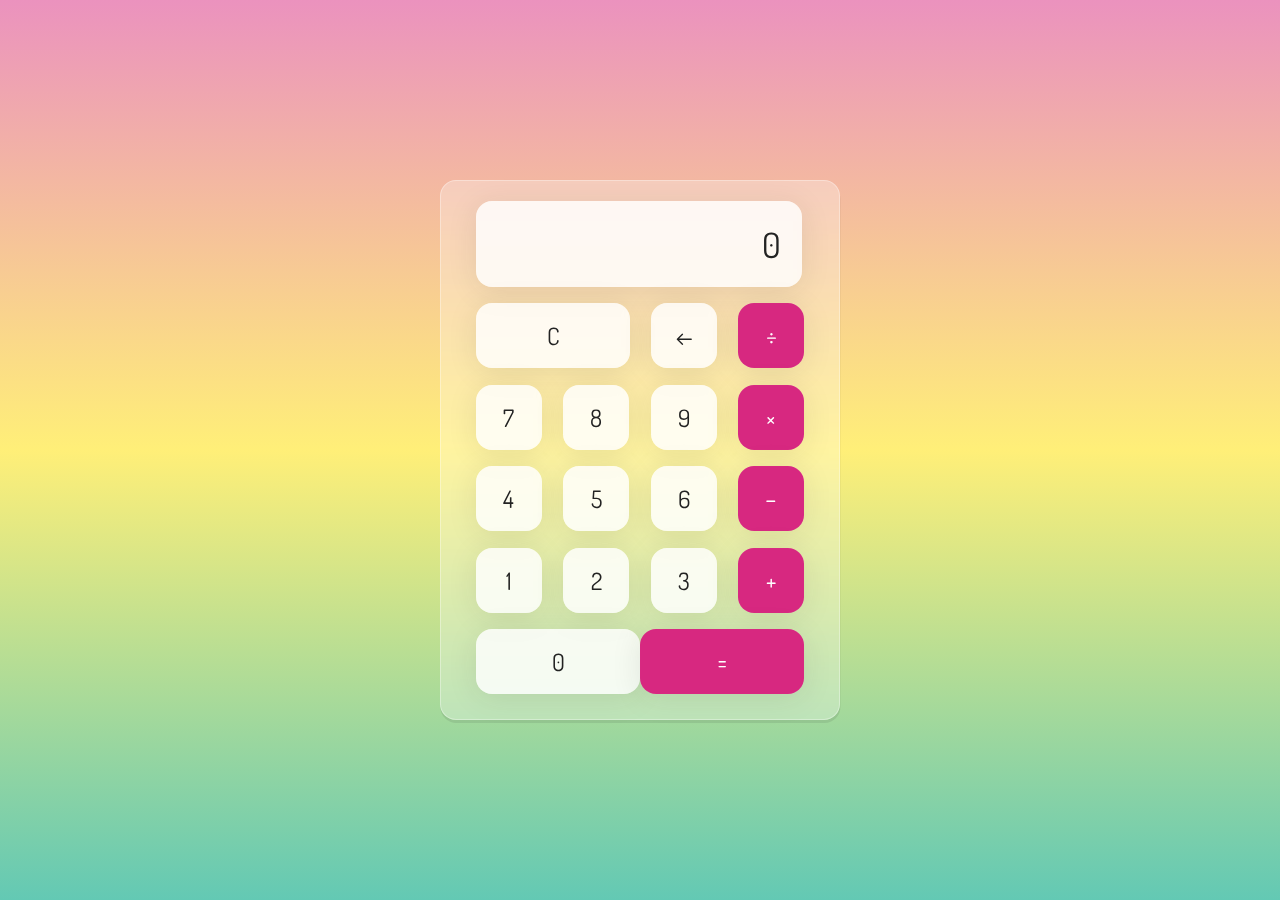
<file: Calculadora/index.html>
<!DOCTYPE html>
<html lang="en">
<head>
  <meta charset="UTF-8">
  <meta name="viewport" content="width=device-width, initial-scale=1.0">
  <link rel="stylesheet" href="style.css">
  <title>Calculadora</title>
</head>
<body>

  <div class="wrapper">
    <section class="screen">
        0
    </section>

    <section class="calc-buttons">
      <div class="calc-button-row">
        <button class="calc-button double">
            C
        </button>
        <button class="calc-button">
            &larr;
        </button>
        <button class="calc-button">
            &divide;
        </button>
      </div>

      <div class="calc-button-row">
          <button class="calc-button">
              7
          </button>
          <button class="calc-button">
              8
          </button>
          <button class="calc-button">
              9
          </button>
          <button class="calc-button">
              &times;
          </button>
      </div>

      <div class="calc-button-row">
        <button class="calc-button">
            4
        </button>
        <button class="calc-button">
            5
        </button>
        <button class="calc-button">
            6
        </button>
        <button class="calc-button">
          &minus;
        </button>
      </div>

      <div class="calc-button-row">
        <button class="calc-button">
            1
        </button>
        <button class="calc-button">
            2
        </button>
        <button class="calc-button">
            3
        </button>
        <button class="calc-button">
            &plus;
        </button>
      </div>

      <div class="calc-button-row">
          <button class="calc-button triple">
              0
          </button>
          <button class="calc-button triple">
              &equals;
          </button>
      </div>
    </section>
  </div>

  


  <script src="script.js"></script>
</body>
</html>
</file>
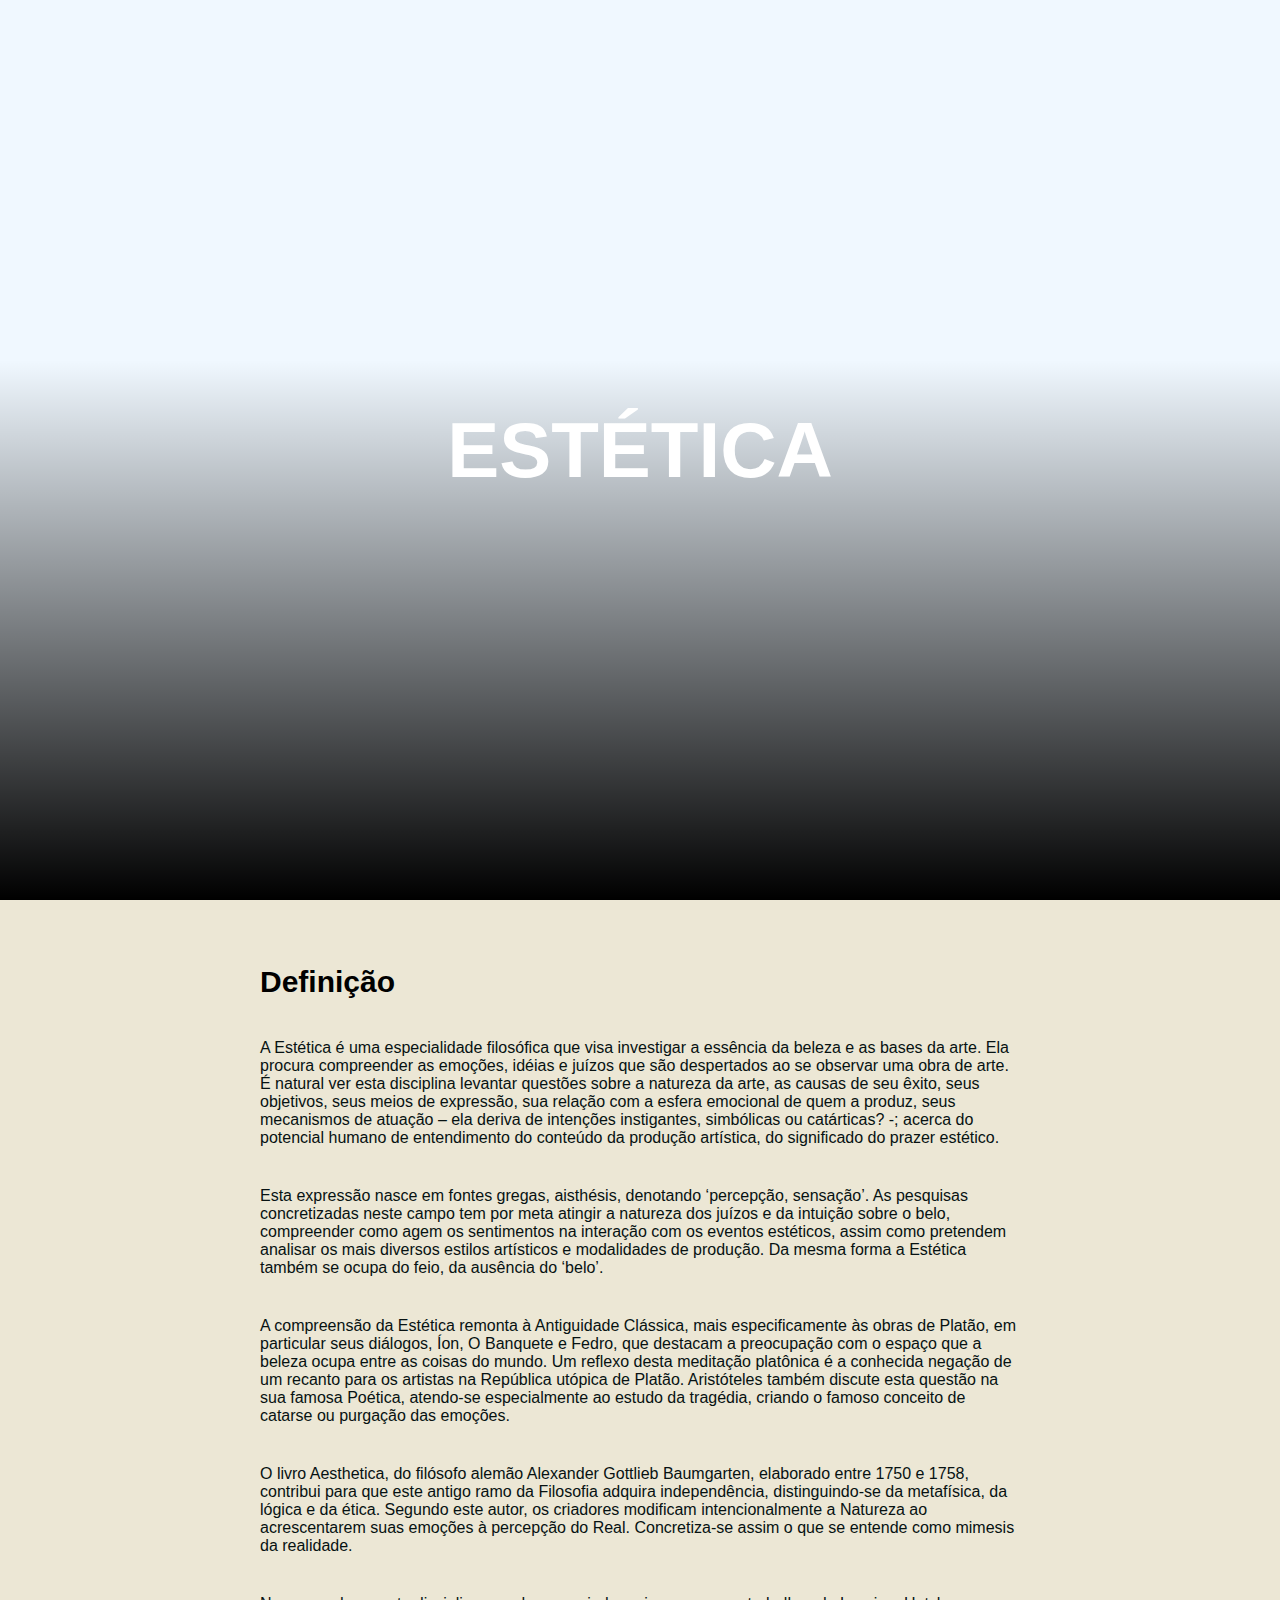
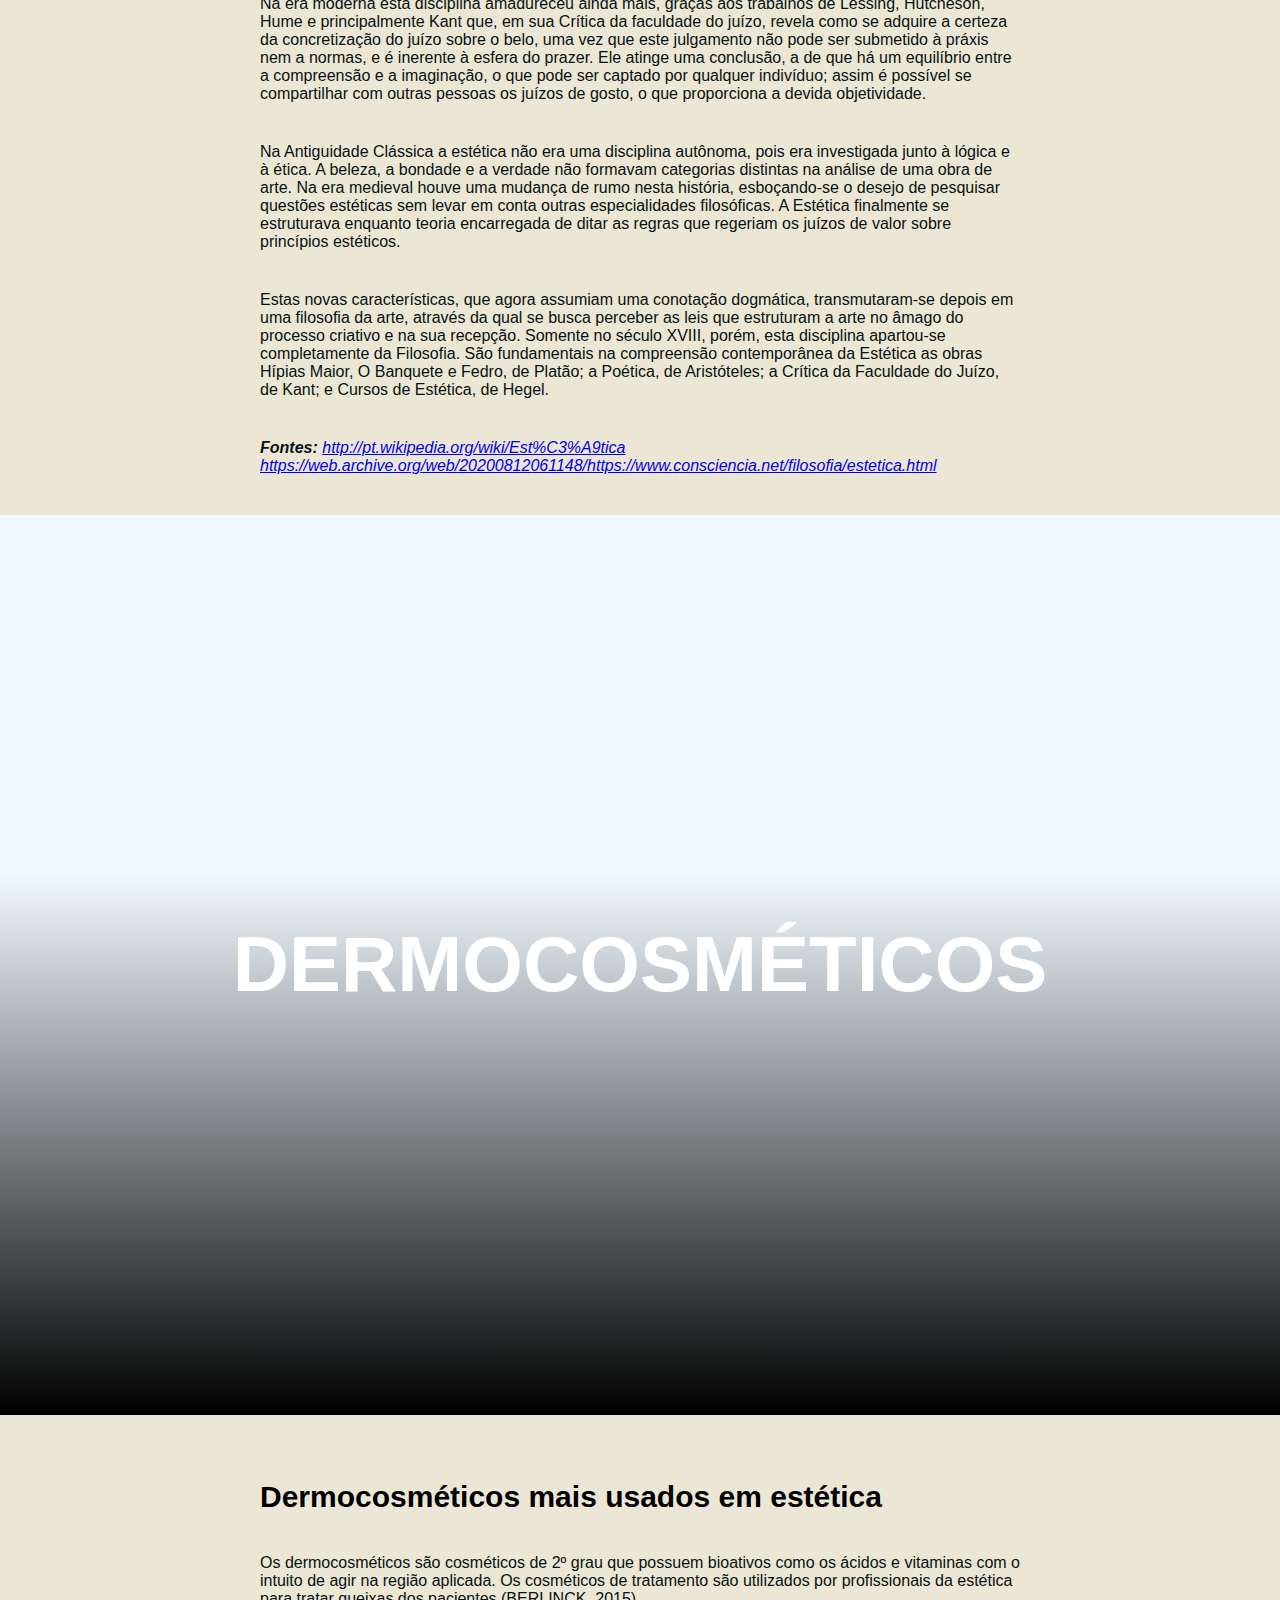
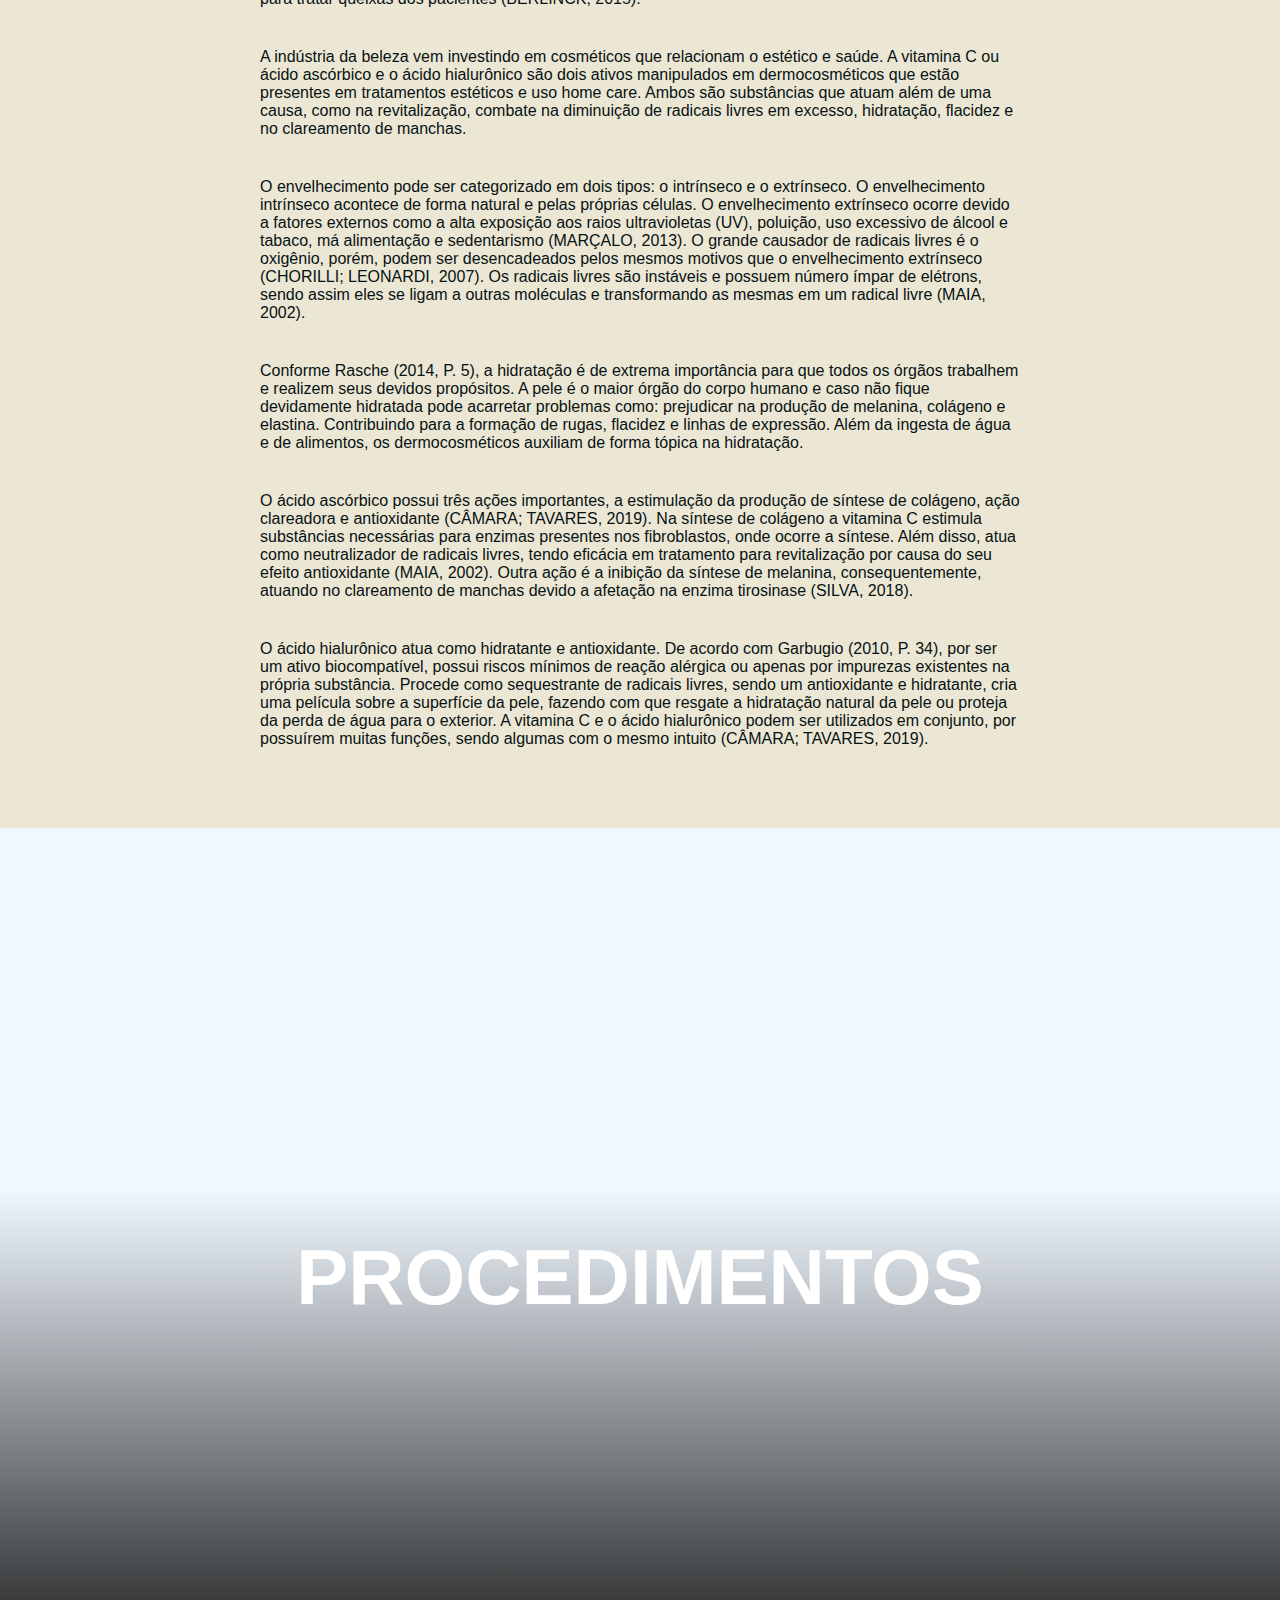
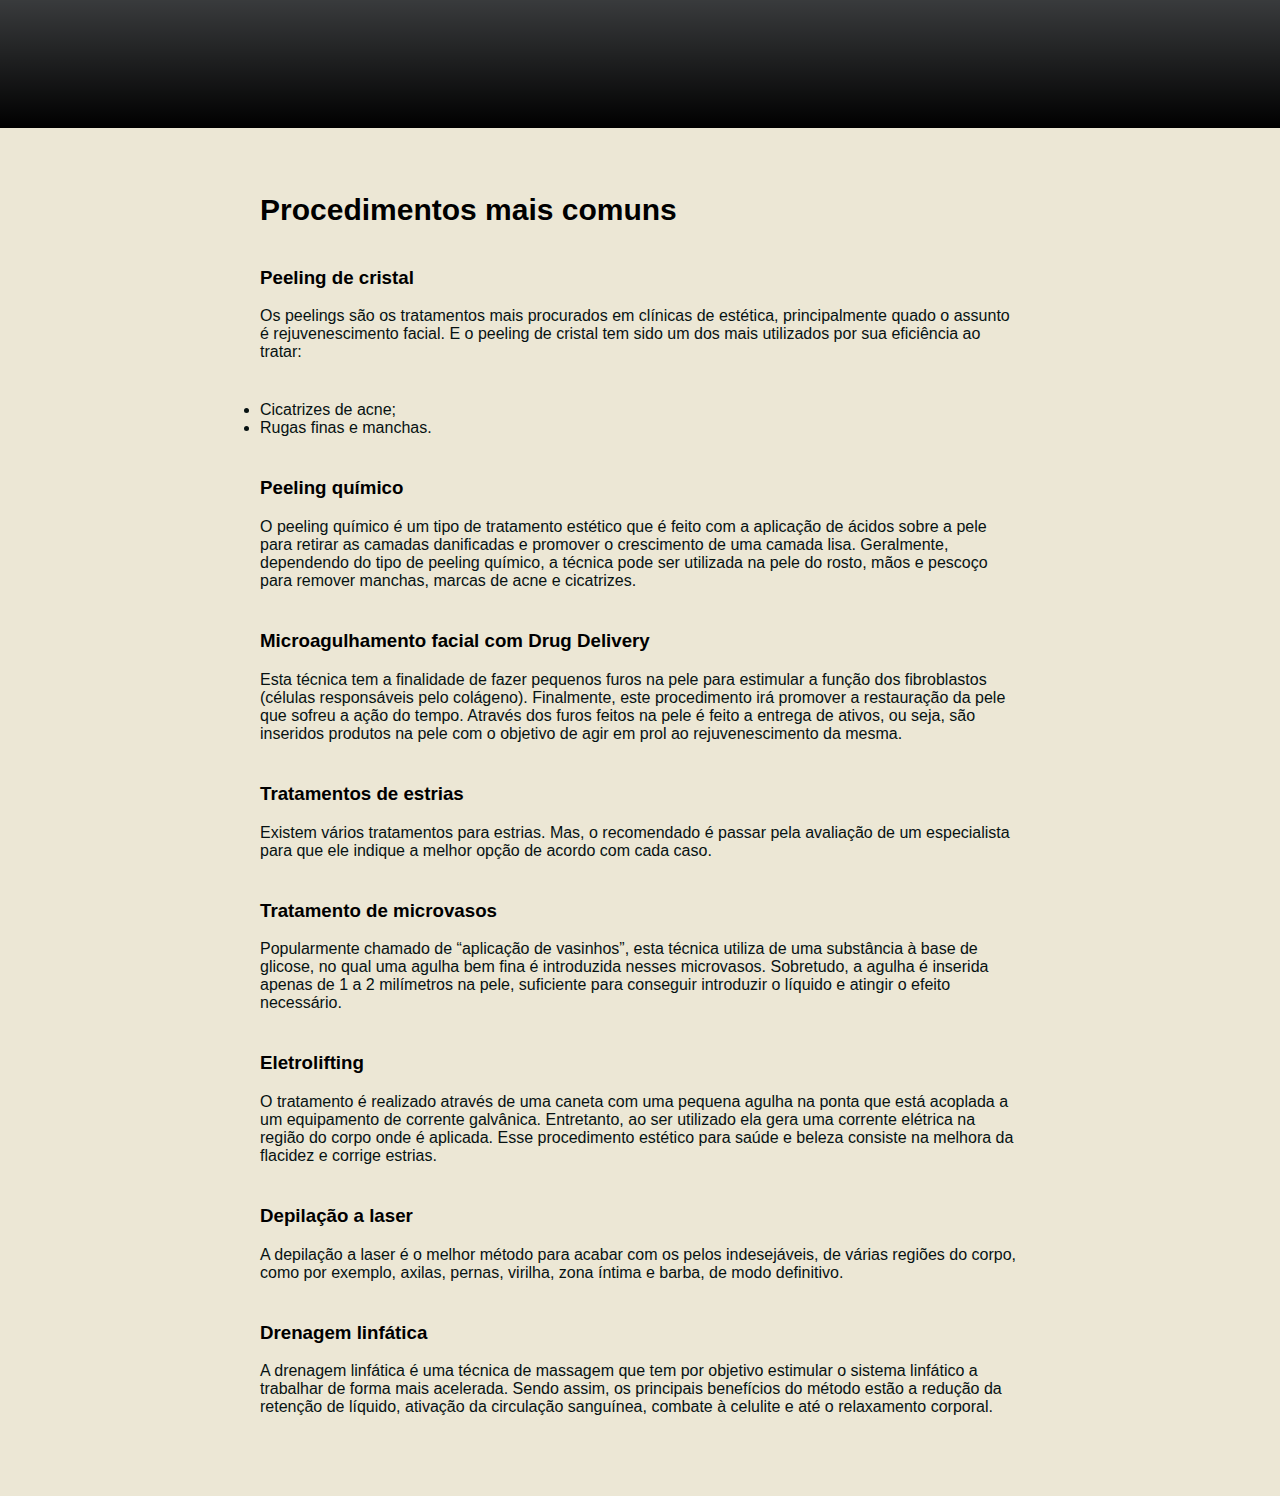
<file: Site Paralax/index.html>
<!DOCTYPE html>
<html lang="pt-br">
<head>
    <meta charset="UTF-8">
    <meta http-equiv="X-UA-Compatible" content="IE=edge">
    <meta name="viewport" content="width=device-width, initial-scale=1.0">
    <link rel="stylesheet" href="style.css">
    <title>Primeiro Site - Parallax</title>
</head>
<body>

    <div class="wrapper">
        <main>
            <section class="module parallax parallax-1">
                <h1>Estética</h1>

            </section>

            <section class="module content">
                <div class="container">
                    <h2>Definição</h2>
                    <p>
                        A Estética é uma especialidade filosófica que visa investigar a essência da beleza e as bases da arte. Ela procura compreender as emoções, idéias e juízos que são despertados ao se observar uma obra de arte. É natural ver esta disciplina levantar questões sobre a natureza da arte, as causas de seu êxito, seus objetivos, seus meios de expressão, sua relação com a esfera emocional de quem a produz, seus mecanismos de atuação – ela deriva de intenções instigantes, simbólicas ou catárticas? -; acerca do potencial humano de entendimento do conteúdo da produção artística, do significado do prazer estético.
                    </p>
                    <p>
                        Esta expressão nasce em fontes gregas, aisthésis, denotando ‘percepção, sensação’. As pesquisas concretizadas neste campo tem por meta atingir a natureza dos juízos e da intuição sobre o belo, compreender como agem os sentimentos na interação com os eventos estéticos, assim como pretendem analisar os mais diversos estilos artísticos e modalidades de produção. Da mesma forma a Estética também se ocupa do feio, da ausência do ‘belo’.
                    </p>
                    <p>
                        A compreensão da Estética remonta à Antiguidade Clássica, mais especificamente às obras de Platão, em particular seus diálogos, Íon, O Banquete e Fedro, que destacam a preocupação com o espaço que a beleza ocupa entre as coisas do mundo. Um reflexo desta meditação platônica é a conhecida negação de um recanto para os artistas na República utópica de Platão. Aristóteles também discute esta questão na sua famosa Poética, atendo-se especialmente ao estudo da tragédia, criando o famoso conceito de catarse ou purgação das emoções.
                    </p>
                    <p>
                        O livro Aesthetica, do filósofo alemão Alexander Gottlieb Baumgarten, elaborado entre 1750 e 1758, contribui para que este antigo ramo da Filosofia adquira independência, distinguindo-se da metafísica, da lógica e da ética. Segundo este autor, os criadores modificam intencionalmente a Natureza ao acrescentarem suas emoções à percepção do Real. Concretiza-se assim o que se entende como mimesis da realidade.
                    </p>
                    <p>
                        Na era moderna esta disciplina amadureceu ainda mais, graças aos trabalhos de Lessing, Hutcheson, Hume e principalmente Kant que, em sua Crítica da faculdade do juízo, revela como se adquire a certeza da concretização do juízo sobre o belo, uma vez que este julgamento não pode ser submetido à práxis nem a normas, e é inerente à esfera do prazer. Ele atinge uma conclusão, a de que há um equilíbrio entre a compreensão e a imaginação, o que pode ser captado por qualquer indivíduo; assim é possível se compartilhar com outras pessoas os juízos de gosto, o que proporciona a devida objetividade.
                    </p>
                    <p>
                        Na Antiguidade Clássica a estética não era uma disciplina autônoma, pois era investigada junto à lógica e à ética. A beleza, a bondade e a verdade não formavam categorias distintas na análise de uma obra de arte. Na era medieval houve uma mudança de rumo nesta história, esboçando-se o desejo de pesquisar questões estéticas sem levar em conta outras especialidades filosóficas. A Estética finalmente se estruturava enquanto teoria encarregada de ditar as regras que regeriam os juízos de valor sobre princípios estéticos.
                    </p>
                    <p>
                        Estas novas características, que agora assumiam uma conotação dogmática, transmutaram-se depois em uma filosofia da arte, através da qual se busca perceber as leis que estruturam a arte no âmago do processo criativo e na sua recepção. Somente no século XVIII, porém, esta disciplina apartou-se completamente da Filosofia. São fundamentais na compreensão contemporânea da Estética as obras Hípias Maior, O Banquete e Fedro, de Platão; a Poética, de Aristóteles; a Crítica da Faculdade do Juízo, de Kant; e Cursos de Estética, de Hegel.
                    </p>
                    <cite>
                        <strong>Fontes:</strong>
                    <a href="http://pt.wikipedia.org/wiki/Est%C3%A9tica
                    https://web.archive.org/web/20200812061148/https://www.consciencia.net/filosofia/estetica.html">
                    http://pt.wikipedia.org/wiki/Est%C3%A9tica
                    https://web.archive.org/web/20200812061148/https://www.consciencia.net/filosofia/estetica.html
                    </a>
                    </cite>
                </div>
            </section>

            <section class="module parallax parallax-2">
                <h1>Dermocosméticos</h1>
            </section>

            <section class="module content">
                <div class="container">
                    <h2>Dermocosméticos mais usados em estética</h2>
                    <p>
                        Os dermocosméticos são cosméticos de 2º grau que possuem bioativos como os ácidos e vitaminas 
                        com o intuito de agir na região aplicada. Os cosméticos de tratamento são utilizados por profissionais da 
                        estética para tratar queixas dos pacientes (BERLINCK, 2015).
                    </p>
                    <p>
                        A indústria da beleza vem investindo em cosméticos que relacionam o estético e saúde. A vitamina 
                        C ou ácido ascórbico e o ácido hialurônico são dois ativos manipulados em dermocosméticos que estão 
                        presentes em tratamentos estéticos e uso home care. Ambos são substâncias que atuam além de uma causa, 
                        como na revitalização, combate na diminuição de radicais livres em excesso, hidratação, flacidez e no 
                        clareamento de manchas.
                    </p>
                    <p>
                        O envelhecimento pode ser categorizado em dois tipos: o intrínseco e o extrínseco. O 
                        envelhecimento intrínseco acontece de forma natural e pelas próprias células. O envelhecimento 
                        extrínseco ocorre devido a fatores externos como a alta exposição aos raios ultravioletas (UV), poluição, 
                        uso excessivo de álcool e tabaco, má alimentação e sedentarismo (MARÇALO, 2013). O grande causador 
                        de radicais livres é o oxigênio, porém, podem ser desencadeados pelos mesmos motivos que o 
                        envelhecimento extrínseco (CHORILLI; LEONARDI, 2007). Os radicais livres são instáveis e possuem 
                        número ímpar de elétrons, sendo assim eles se ligam a outras moléculas e transformando as mesmas em 
                        um radical livre (MAIA, 2002).
                    </p>
                    <p>
                        Conforme Rasche (2014, P. 5), a hidratação é de extrema importância para que todos os órgãos 
                        trabalhem e realizem seus devidos propósitos. A pele é o maior órgão do corpo humano e caso não fique 
                        devidamente hidratada pode acarretar problemas como: prejudicar na produção de melanina, colágeno e 
                        elastina. Contribuindo para a formação de rugas, flacidez e linhas de expressão. Além da ingesta de água 
                        e de alimentos, os dermocosméticos auxiliam de forma tópica na hidratação.
                    </p>
                    <p>
                        O ácido ascórbico possui três ações importantes, a estimulação da produção de síntese de colágeno, 
                        ação clareadora e antioxidante (CÂMARA; TAVARES, 2019). Na síntese de colágeno a vitamina C 
                        estimula substâncias necessárias para enzimas presentes nos fibroblastos, onde ocorre a síntese. Além 
                        disso, atua como neutralizador de radicais livres, tendo eficácia em tratamento para revitalização por causa 
                        do seu efeito antioxidante (MAIA, 2002). Outra ação é a inibição da síntese de melanina, 
                        consequentemente, atuando no clareamento de manchas devido a afetação na enzima tirosinase (SILVA, 
                        2018).
                    </p>
                    <p>
                        O ácido hialurônico atua como hidratante e antioxidante. De acordo com Garbugio (2010, P. 34), 
                        por ser um ativo biocompatível, possui riscos mínimos de reação alérgica ou apenas por impurezas 
                        existentes na própria substância. Procede como sequestrante de radicais livres, sendo um antioxidante e 
                        hidratante, cria uma película sobre a superfície da pele, fazendo com que resgate a hidratação natural da 
                        pele ou proteja da perda de água para o exterior. 
                        A vitamina C e o ácido hialurônico podem ser utilizados em conjunto, por possuírem muitas 
                        funções, sendo algumas com o mesmo intuito (CÂMARA; TAVARES, 2019).
                    </p>

                </div>
            </section>

            <section class="module parallax parallax-3">
                <h1>Procedimentos</h1>
            </section>

            <section class="module content">
                <div class="container">
                    <h2>Procedimentos mais comuns</h2>
                    <p>
                        <h3>Peeling de cristal</h3>
                        Os peelings são os tratamentos mais procurados em clínicas de estética, principalmente quado o assunto é rejuvenescimento facial. E o peeling de cristal tem sido um dos mais utilizados por sua eficiência ao tratar:
                        </p>

                        <p>
                        <li> Cicatrizes de acne;</li>
                        <li>Rugas finas e manchas.</li>
                    </p>
                    <p>
                        <h3>Peeling químico</h3>
                        O peeling químico é um tipo de tratamento estético que é feito com a aplicação de ácidos sobre a pele para retirar as camadas danificadas e promover o crescimento de uma camada lisa. Geralmente, dependendo do tipo de peeling químico, a técnica pode ser utilizada na pele do rosto, mãos e pescoço para remover manchas, marcas de acne e cicatrizes.
                    </p>
                    <p>
                        <h3>Microagulhamento facial com Drug Delivery</h3>
                        Esta técnica tem a finalidade de fazer pequenos furos na pele para estimular a função dos fibroblastos (células responsáveis pelo colágeno). Finalmente, este procedimento irá promover a restauração da pele que sofreu a ação do tempo.

                        Através dos furos feitos na pele é feito a entrega de ativos, ou seja, são inseridos produtos na pele com o objetivo de agir em prol ao rejuvenescimento da mesma.
                    </p>
                    <p>
                        <h3>Tratamentos de estrias</h3>
                        Existem vários tratamentos para estrias. Mas, o recomendado é passar pela avaliação de um especialista para que ele indique a melhor opção de acordo com cada caso.
                    </p>
                    <p>
                        <h3>Tratamento de microvasos</h3>
                        Popularmente chamado de “aplicação de vasinhos”, esta técnica utiliza de uma substância à base de glicose, no qual uma agulha bem fina é introduzida nesses microvasos. Sobretudo, a agulha é inserida apenas de 1 a 2 milímetros na pele, suficiente para conseguir introduzir o líquido e atingir o efeito necessário.
                    </p>
                    <p>
                        <h3>Eletrolifting</h3>
                        O tratamento é realizado através de uma caneta com uma pequena agulha na ponta que está acoplada a um equipamento de corrente galvânica. Entretanto, ao ser utilizado ela gera uma corrente elétrica na região do corpo onde é aplicada.
                        Esse procedimento estético para saúde e beleza consiste na melhora da flacidez e corrige estrias.
                    </p>

                    <p>
                        <h3>Depilação a laser</h3>
                        A depilação a laser é o melhor método para acabar com os pelos indesejáveis, de várias regiões do corpo, como por exemplo, axilas, pernas, virilha, zona íntima e barba, de modo definitivo.
                    </p>

                    <p>
                        <h3>Drenagem linfática</h3>
                        A drenagem linfática é uma técnica de massagem que tem por objetivo estimular o sistema linfático a trabalhar de forma mais acelerada. Sendo assim, os principais benefícios do método estão a redução da retenção de líquido, ativação da circulação sanguínea, combate à celulite e até o relaxamento corporal.
                    </p>
                </div>
            </section>


        </main>
    </div>
    
</body>
</html>
</file>
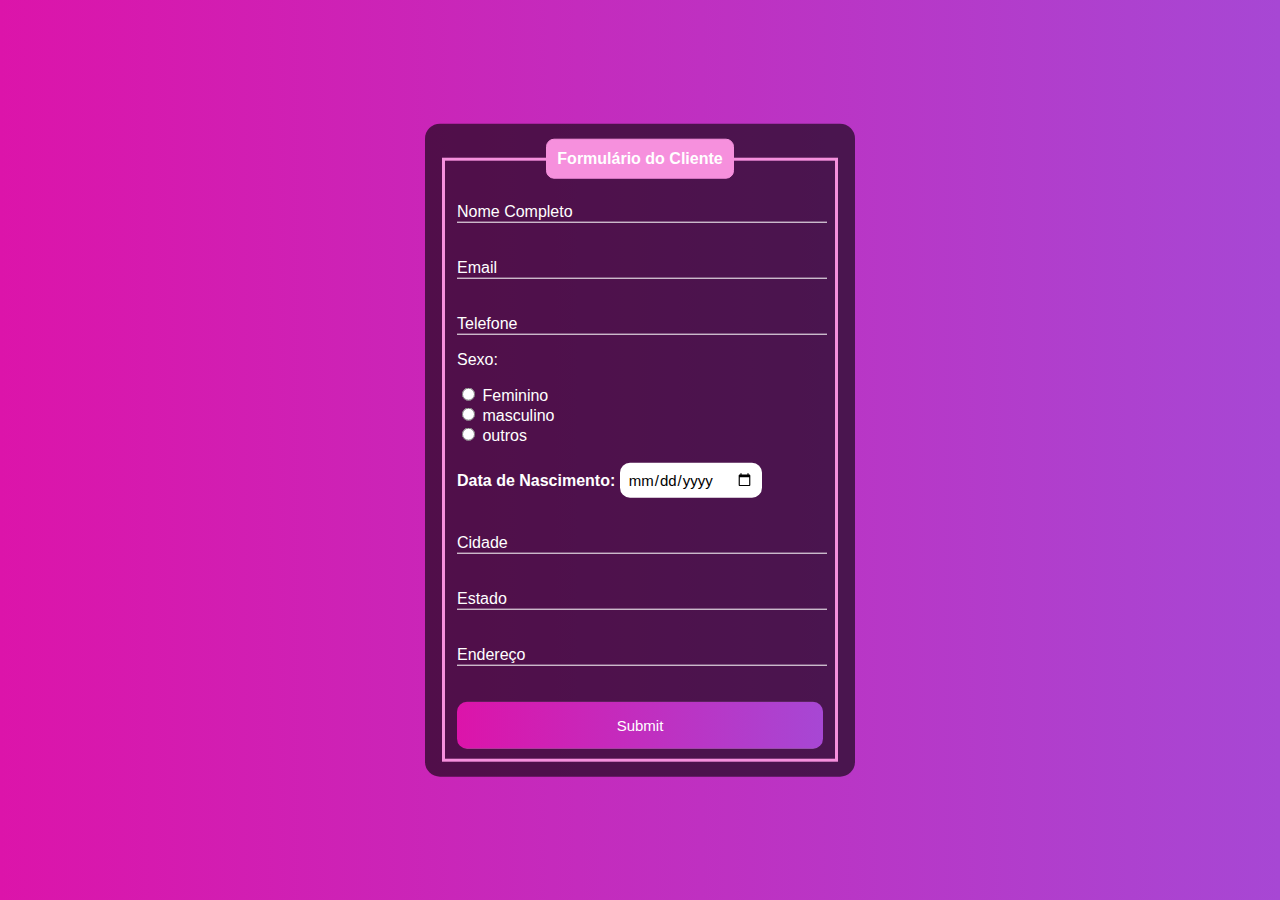
<file: Formulário de Cadastro/formulario.html>
<!DOCTYPE html>
<html lang="pt-br">
<head>
    <meta charset="UTF-8">
    <meta http-equiv="X-UA-Compatible" content="IE=edge">
    <meta name="viewport" content="width=device-width, initial-scale=1.0">
    <title>Formulário</title>
    <link rel="stylesheet" href="style.css">
    
</head>
<body>
    <div class="box">
        <form action="">
            <fieldset>

                <legend><strong>Formulário do Cliente</strong></legend>
                <br>

                <div class="inputBox">
                    <input type="text" name="nome" id="nome" class="inputUser"required>
                    <label for="nome" class="labelInput">Nome Completo</label>
                </div>

                <br><br>

                <div class="inputBox">
                    <input type="text" name="email" id="email" class="inputUser"required>
                    <label for="email" class="labelInput">Email</label>
                </div>

                <br><br>

                <div class="inputBox">
                    <input type="tel" name="telefone" id="telefone" class="inputUser"required>
                    <label for="telefone" class="labelInput">Telefone</label>
                </div>

                <p>Sexo:</p>
                <input type="radio" name="genero" value="feminino" required>
                <label for="feminino">Feminino</label>
                <br>
                <input type="radio" name="genero" value="masculino" required>
                <label for="masculino">masculino</label>
                <br>
                <input type="radio" name="genero" value="outros" required>
                <label for="outros">outros</label>

                <br><br>

                
                <label for="data_nascimento"><strong>Data de Nascimento:</strong></label>
                <input type="date" name="data_nascimento" id="data_nascimento" required>
                

                <br><br><br>

                    <div class="inputBox">
                        <input type="text" name="cidade" id="cidade" class="inputUser"required>
                        <label for="cidade" class="labelInput">Cidade</label>
                    </div>

                    <br><br>

                    <div class="inputBox">
                        <input type="text" name="estado" id="estado" class="inputUser"required>
                        <label for="estado" class="labelInput">Estado</label>
                    </div>

                    <br><br>

                    <div class="inputBox">
                        <input type="text" name="endereço" id="endereço" class="inputUser"required>
                        <label for="endereço" class="labelInput">Endereço</label>
                    </div>

                    <br><br>

                    <input type="submit" name="submit" id="submit">
                
            </fieldset>
        </form>
    </div>
    
</body>
</html>
</file>
<file: Calculadora/style.css>
@import url('https://fonts.googleapis.com/css2?family=Dosis:wght@300;600&family=Nunito:wght@300&family=Poppins:wght@300;400;500;600&display=swap');

html {
  box-sizing: border-box;
  height: 100%;
}

*,
*::before,
*::after {
  box-sizing: inherit;
  margin: 0;
  padding: 0;
}

body {
  align-items: center;
  background: linear-gradient(#eb92be,#ffef78, #63c9b4);
  display: flex;
  font-family: 'Dosis', sans-serif;
  font-display: swap;
  height: inherit;
  justify-content: center;
}

.wrapper {
  backdrop-filter: blur(5.5px);
  -webkit-backdrop-filter: blur(5.5px);
  border-radius: 16px;
  box-shadow: 0.4px 3px rgba(35, 35, 35, 0.1);
  color: #232323;
  backdrop-filter: blur(4px);
  -webkit-backdrop-filter: blur(4px);
  background: rgba(255, 255, 255, 0.30);
  border: 1px solid rgba(255, 255, 255, 0.34);
  flex-basis: 400px;
  height: 540px;
  padding: 20px 35px;
}

.screen {
  backdrop-filter: blur(5.5px);
  -webkit-backdrop-filter: blur(5.5px);
  background: rgba(255, 255, 255, 0.75);
  border: 1px solid rgba(255, 255, 255, 0.01);
  border-radius: 16px;
  box-shadow: 0 4px 30px rgba(35, 35, 35, 0.1);
  color: #232323;
  font-size: 35px;
  overflow: auto;
  padding: 20px;
  text-align: right;
  width: 326px;
}

.calc-button-row {
  display: flex;
  justify-content: space-between;
  margin: 5% 0;
}

.calc-button {
  backdrop-filter: blur(5.5px);
  -webkit-backdrop-filter: blur(5.5px);
  background: rgba(255, 255, 255, 0.75);
  border: 1px solid rgba(255, 255, 255, 0.01);
  border-radius: 16px;
  box-shadow: 0 4px 30px rgba(35, 35, 35, 0.1);
  color: #232323;
  flex-basis: 20%;
  font-family: inherit;
  font-size: 24px;
  height: 65px;
}

.calc-button:last-child {
  backdrop-filter: blur(5.5px);
  -webkit-backdrop-filter: blur(5.5px);
  background: rgba(255, 255, 255, 0.75);
  border: 1px solid rgba(255, 255, 255, 0.01);
  border-radius: 16px;
  box-shadow: 0 4px 30px rgba(35, 35, 35, 0.1);
  color: #fff;
  background: #d72880;
}

.calc-button:last-child:hover {
  background-color: inherit;
}

.calc-button:active {
  background-color: #ffef78;
}

.double {
  flex-basis: 47%;
}

.triple {
  flex-basis: 73%;
}
</file>
<file: Site Paralax/style.css>
body{
    margin: 0;
    padding: 0;
    color: rgb(7, 18, 18);
    font-family: sans-serif;
    word-wrap: break-word;
    overflow-wrap: break-word;
}

h1,h2,h3,h4,h5,h6{
    font-weight: 900;
    color: black;
}

.wrapper{
    width: 100%;
    margin: 0 auto;
}

main{
    display: block;
    background-color: aliceblue;
}

.container{
    width: 100%;
    max-width: 760px;
    margin: 0 auto;
    padding: 0 20px;
}

section.module p{
    margin-bottom: 40px;
}

section.module:last-child{
    margin-bottom: 0;
}

section.module h2{
    margin-bottom: 40px;
    font-size: 30px;
}

section.module.content{
    padding: 40px 0;
    background: #ece7d5;
}

section.module.parallax{
    display: flex;
    flex-direction: column;
    justify-content: center;
    height: 100vh !important;
    width: 100%;
    position: relative;
    overflow: hidden;
    background-position: 50% 50%;
    background-repeat: no-repeat;
    background-attachment: fixed;
    background-size: cover;
    -webkit-background-size: cover;
    -moz-background-size: cover;
    -moz-background-size: cover;
}

section.module.parallax::after{
    content: "";
    height: 100%;
    width: 100%;
    position: absolute;
    z-index: 8;
    background: linear-gradient(to bottom, rgba(0,0,0,0) 0, rgba(0,0,0,0) 40%, #000 100%);
    background: -moz-linear-gradient(to bottom, rgba(0,0,0,0) 0, rgba(0,0,0,0) 40%, #000 100%);
    background: -webkit-linear-gradient(to bottom, rgba(0,0,0,0) 0, rgba(0,0,0,0) 40%, #000 100%);
}

section.module.parallax-1{
    background-image: url(https://media.istockphoto.com/photos/writing-on-glass-picture-id183797977?k=20&m=183797977&s=612x612&w=0&h=VCVajNeNu6pQ1RZ1hb85enSCEXB05csZgBP5otfeVvo=);
}


section.module.parallax-2{
    background-image: url(https://images.unsplash.com/photo-1617897903246-719242758050?ixlib=rb-4.0.3&ixid=MnwxMjA3fDB8MHxzZWFyY2h8OXx8Y29zbWV0aWNzfGVufDB8fDB8fA%3D%3D&auto=format&fit=crop&w=500&q=60);
}


section.module.parallax-3{
    background-image: url(https://images.unsplash.com/photo-1598440947619-2c35fc9aa908?ixlib=rb-4.0.3&ixid=MnwxMjA3fDB8MHxzZWFyY2h8MTB8fGNvc21ldGljc3xlbnwwfHwwfHw%3D&auto=format&fit=crop&w=500&q=60);
    }

section.module.parallax h1{
    color: #fff;
    text-align: center;
    font-size: 78px;
    z-index: 50;
    text-transform: uppercase;
}
</file>
<file: Formulário de Cadastro/style.css>
@charset "UTF-8";

*{
    font-family: Arial, Helvetica, sans-serif;
}

body{
    font-family: Arial, Helvetica, sans-serif;
    background-image: linear-gradient(to right, rgb(220, 20, 170), rgb(167, 71, 212));
}
.box{
   color: rgb(255, 255, 255);
   position: absolute; 
   top: 50%;
   left: 50%;
   transform: translate(-50%, -50%);
   background-color: rgba(0, 0, 0, 0.6);
   padding: 15px;
   border-radius: 15px;
   min-width: 400px;
   max-width: 700px;
}
fieldset{
    border: 3px solid rgb(246, 144, 221);
}
legend{
    border: 1px solid rgb(246, 144, 221);
    padding: 10px;
    text-align: center;
    background-color: rgb(246, 144, 221);
    border-radius: 8px;
    
}
.inputBox{
    position: relative;
}
.inputUser{
    background: none;
    border: none;
    border-bottom: 1px solid white;
    outline: none;
    color: white;
    font-size: 15px;
    width: 100%;
    letter-spacing: 2px;
}
.labelInput{
    position: absolute;
    top: 0px;
    left: 0px;
    pointer-events: none;
    transition:all 0.3s ease;
}
.inputUser:focus ~ .labelInput,
.inputUser:valid ~ .labelInput{
    top: -20px;
    font-size: 12px;
    color: rgb(246, 144, 221);
}
#data_nascimento{
    border: none;
    padding: 8px;
    border-radius: 10px;
    outline: none;
    font-size: 15px;
}
#submit{
    background-image: linear-gradient(to right, rgb(220, 20, 170), rgb(167, 71, 212));
    width: 100%;
    border: none;
    padding: 15px;
    color: white;
    font-size: 15px;
    cursor: pointer;
    border-radius: 10px;
}
#submit:hover{
    background-image: linear-gradient(to right, rgb(203, 17, 157), rgb(140, 49, 182));
}
</file>
